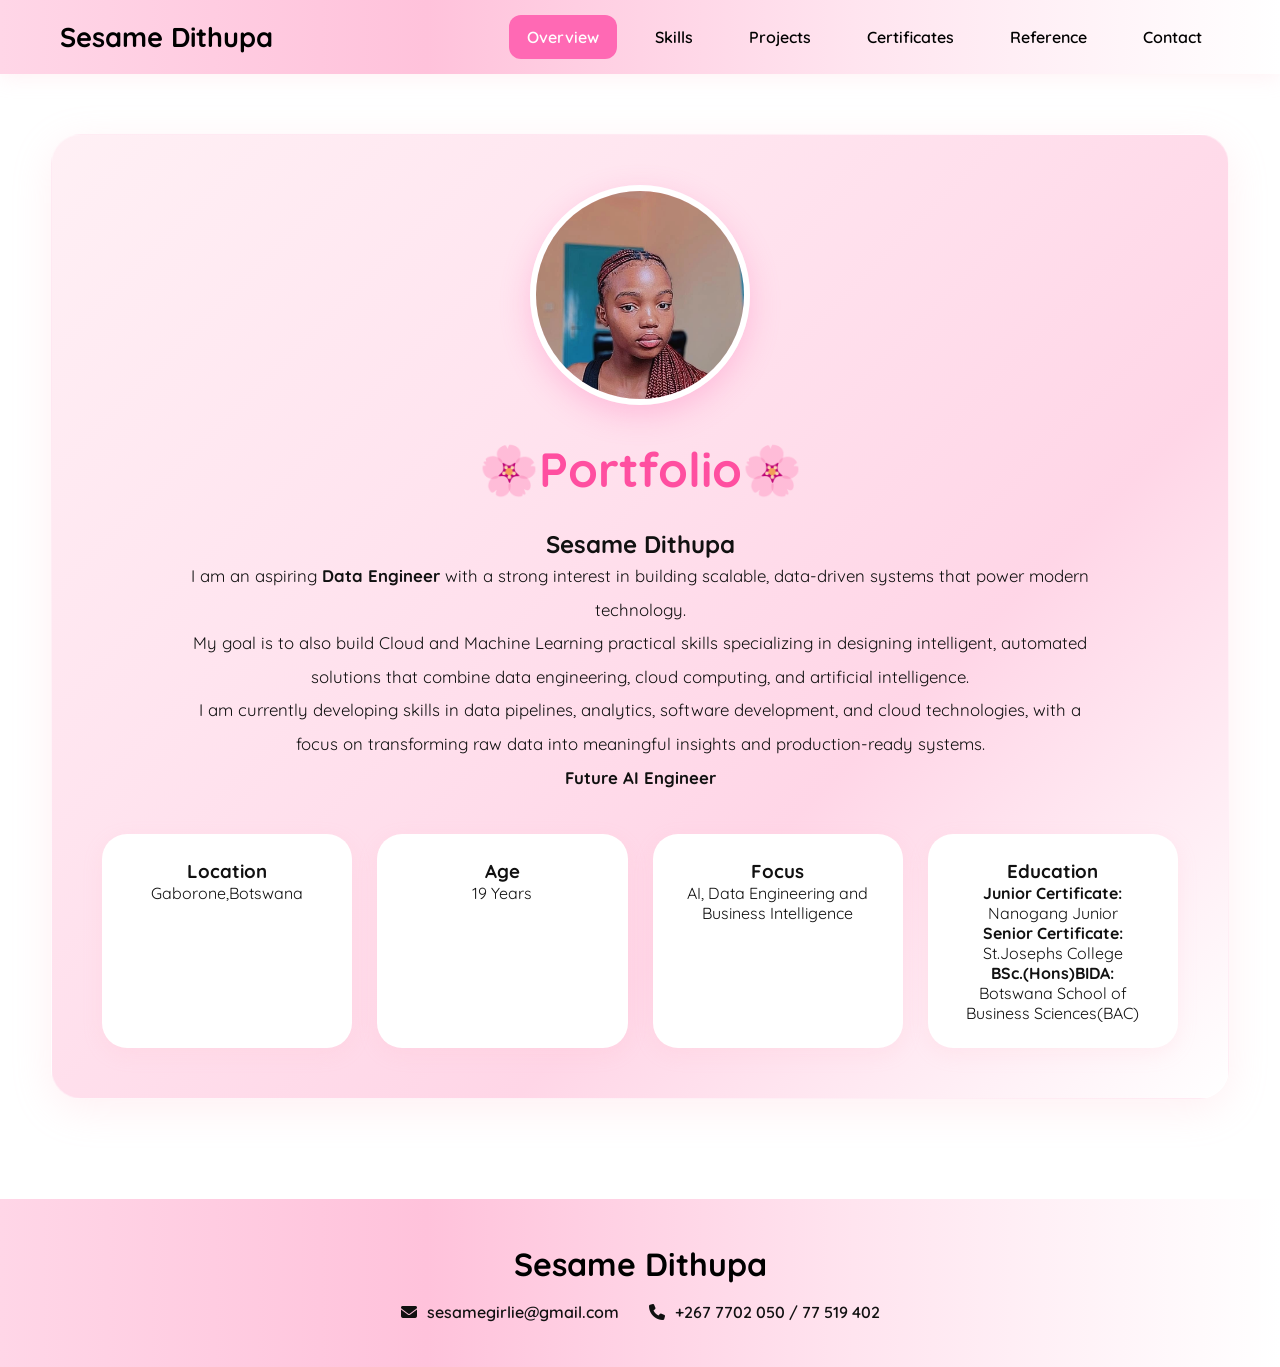
<file: index.html>
<!DOCTYPE html>
<html lang="en">
<head>

<meta charset="UTF-8">
<meta name="viewport" content="width=device-width, initial-scale=1.0">

<title>Portfolio- Sesame Dithupa</title>

<link rel="stylesheet" href="style.css">

<link rel="stylesheet"
href="https://cdnjs.cloudflare.com/ajax/libs/font-awesome/6.5.2/css/all.min.css">

</head>

<body>

<!-- NAV -->

<nav class="navbar">

<div class="logo">
    <h2>Sesame Dithupa</h2>
</div>

<ul class="nav-links">

    <li><a href="index.html" class="active">Overview</a></li>
    <li><a href="skills.html">Skills</a></li>
    <li><a href="projects.html">Projects</a></li>
    <li><a href="certificates.html">Certificates</a></li>
    <li><a href="reference.html">Reference</a></li>
    <li><a href="contact.html">Contact</a></li>

</ul>

</nav>

<!-- CONTENT -->

<section class="page-container">

<div class="glass page-box">

    <img src="profile.jpg" class="profile-image">

    <h1 class="page-title">🌸Portfolio🌸</h1>

    <h2>Sesame Dithupa</h2>

    <p class="description">
       I am an aspiring <strong>Data Engineer</strong> with a strong interest in building scalable, data-driven systems that power modern technology.<br> My goal is to also build Cloud and Machine Learning practical skills specializing in designing intelligent, automated solutions that combine data engineering, cloud computing, and artificial intelligence.<br>I am currently developing skills in data pipelines, analytics, software development, and cloud technologies, with a focus on transforming raw data into meaningful insights and production-ready systems.
       <br> <strong >Future AI Engineer</strong>
    </p>

    <br><br>

    <div class="skills-grid">

        <div class="skill-card"><h3>Location</h3><p>Gaborone,Botswana</p></div>
        <div class="skill-card"><h3>Age</h3><p>19 Years</p></div>
        <div class="skill-card"><h3>Focus</h3><p>AI, Data Engineering and Business Intelligence</p></div>
         <div class="skill-card"><h3>Education</h3><p><strong> Junior Certificate: </strong>Nanogang Junior<br><strong>Senior Certificate:</strong><br>St.Josephs College<br><strong>BSc.(Hons)BIDA: </strong><br>Botswana School of Business Sciences(BAC)</p></div>

    </div>

</div>

</section>

<!-- FOOTER -->

<footer class="footer">

<h2> Sesame Dithupa</h2>

<div class="footer-info">

<p><i class="fas fa-envelope"></i> sesamegirlie@gmail.com</p>
<p><i class="fas fa-phone"></i> +267 7702 050 / 77 519 402</p>

  
</div>

</footer>

<script src="script.js"></script>

</body>
</html>
</file>
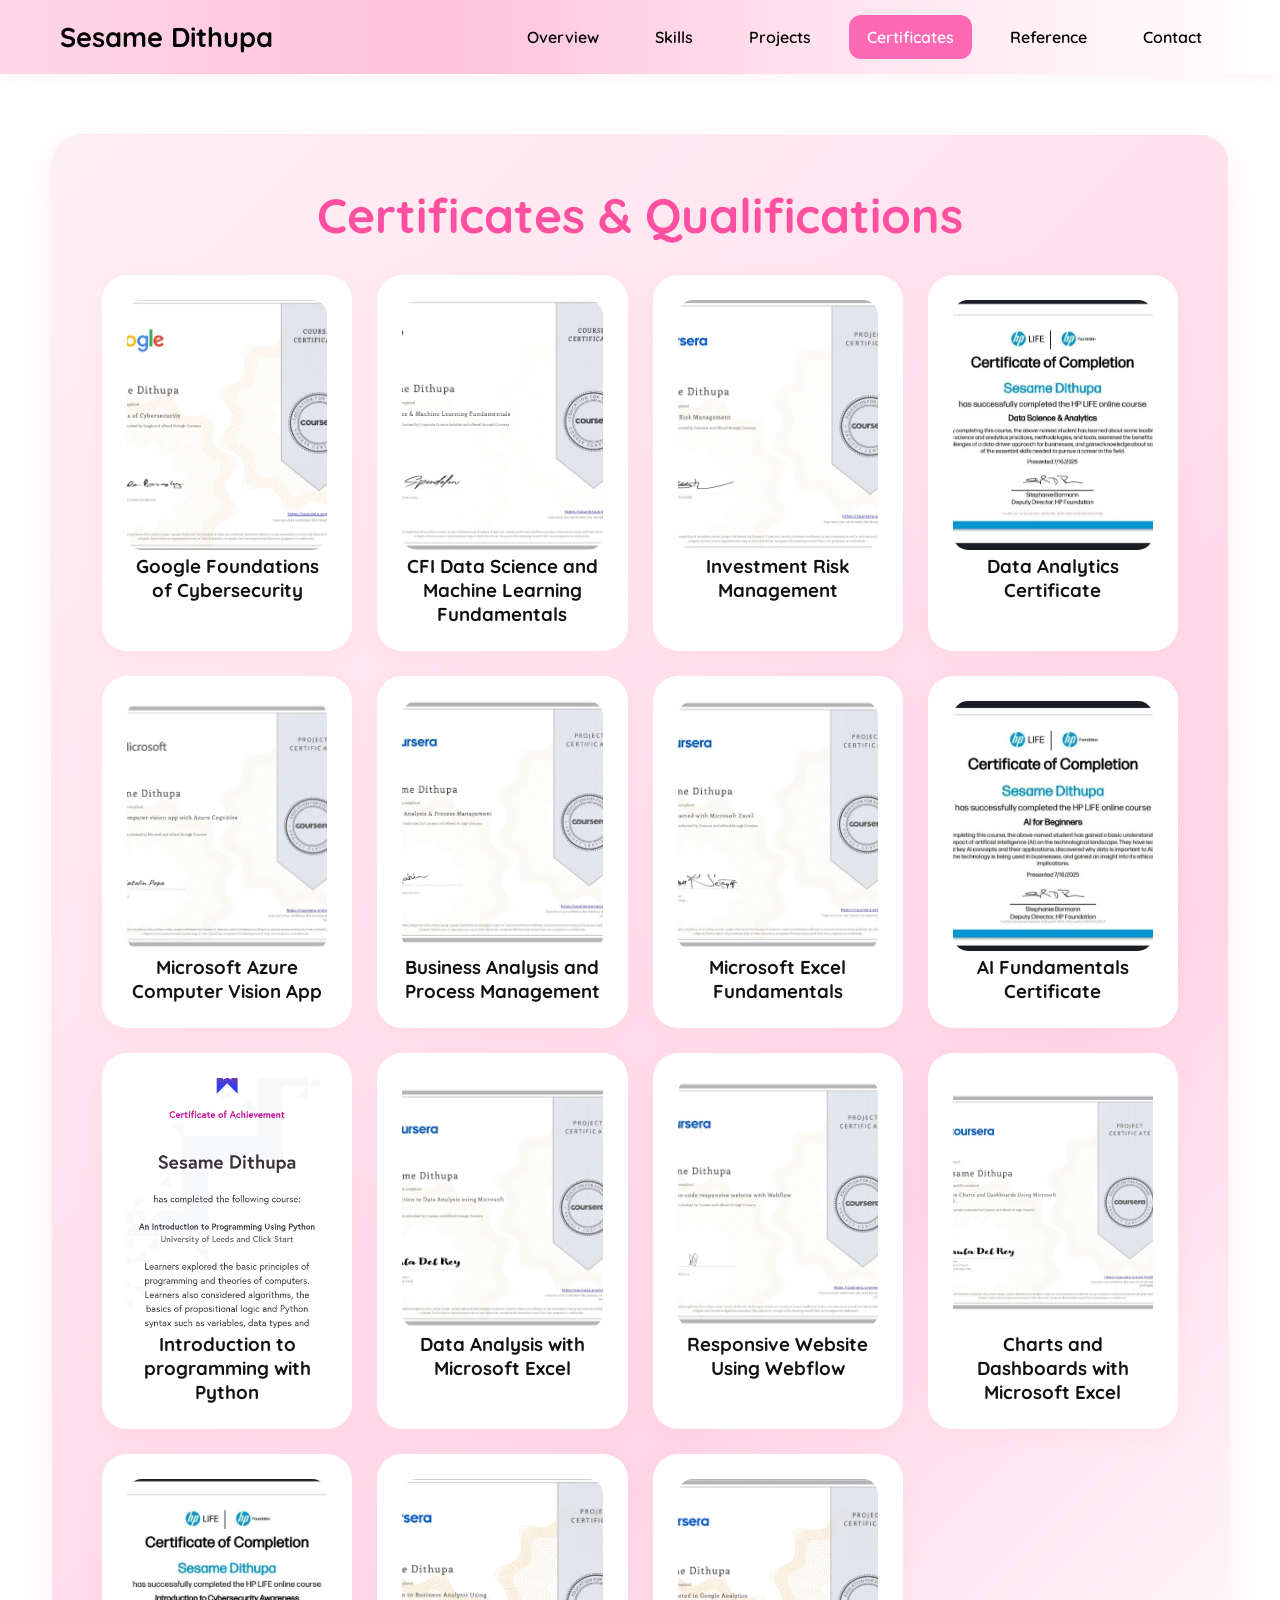
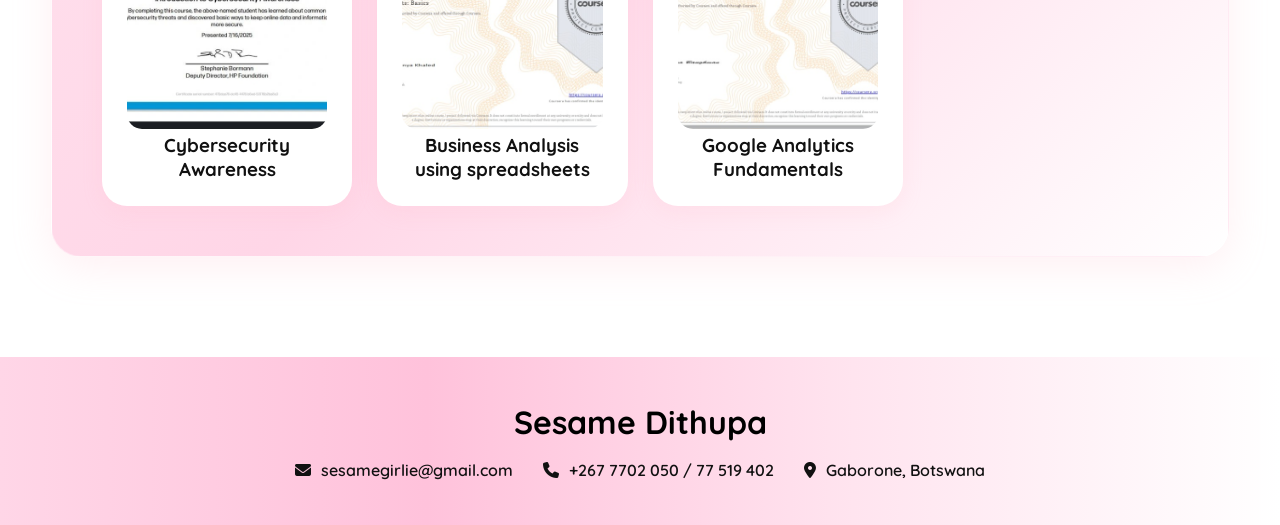
<file: certificates.html>
<!DOCTYPE html>
<html lang="en">
<head>

    <meta charset="UTF-8">
    <meta name="viewport" content="width=device-width, initial-scale=1.0">

    <title>Curriculum Vitae - Sesame Dithupa</title>

    <link rel="stylesheet" href="style.css">

    <link rel="stylesheet"
    href="https://cdnjs.cloudflare.com/ajax/libs/font-awesome/6.5.2/css/all.min.css">

</head>

<body>

<nav class="navbar">

    <div class="logo">
        <h2>Sesame Dithupa</h2>
    </div>

    <ul class="nav-links">

        <li><a href="index.html">Overview</a></li>
        <li><a href="skills.html">Skills</a></li>
        <li><a href="projects.html">Projects</a></li>
        <li><a href="certificates.html" class="active">Certificates</a></li>
        <li><a href="reference.html">Reference</a></li>
        <li><a href="contact.html">Contact</a></li>

    </ul>

</nav>

<section class="page-container">

    <div class="glass page-box">

        <h1 class="page-title">
            Certificates & Qualifications
        </h1>

        <div class="certificate-grid">
            <div class="certificate-card">

                <img src="cert16.jpg" alt="Certificate">

                <h3>
                    Google Foundations of Cybersecurity 
                </h3>

            </div>
            <div class="certificate-card">

                <img src="cert15.jpg" alt="Certificate">

                <h3>
                    CFI Data Science and Machine Learning Fundamentals 
                </h3>

            </div>
            <div class="certificate-card">

                <img src="cert14.jpg" alt="Certificate">

                <h3>
                    Investment Risk Management 
                </h3>

            </div>

            <div class="certificate-card">

                <img src="cert1.jpg" alt="Certificate">

                <h3>
                    Data Analytics Certificate
                </h3>

            </div>
            <div class="certificate-card">

                <img src="cert10.jpg" alt="Certificate">

                <h3>
                    Microsoft Azure Computer Vision App 
                </h3>

            </div>

            <div class="certificate-card">

                <img src="cert2.jpg" alt="Certificate ">
                    <h3>
                Business Analysis and Process Management
                </h3>

            </div>
            <div class="certificate-card">

                <img src="cert8.jpg" alt="Certificate">

                <h3>
                    Microsoft Excel Fundamentals 
                </h3>

            </div>

            <div class="certificate-card">

                <img src="cert3.jpg" alt="Certificate">

                <h3>
                    AI Fundamentals Certificate
                </h3>

            </div>

            <div class="certificate-card">

                <img src="cert4.jpg">
                    <h3>
                Introduction to programming with Python
                </h3>

            </div>
             <div class="certificate-card">

                <img src="cert5.jpg" alt="Certificate">

                <h3>
                    Data Analysis with Microsoft Excel
                </h3>

            </div>
            <div class="certificate-card">

                <img src="cert9.jpg" alt="Certificate">

                <h3>
                    Responsive Website Using Webflow
                </h3>

            </div>

            <div class="certificate-card">

                <img src="cert6.jpg" alt="Certificate">

                <h3>
                    Charts and Dashboards with Microsoft Excel 
                </h3>

            </div>

            <div class="certificate-card">

                <img src="cert7.jpg" alt="Certificate">

                <h3>
                    Cybersecurity Awareness 
                </h3>

            </div>
            <div class="certificate-card">

                <img src="cert11.jpg" alt="Certificate">

                <h3>
                   Business Analysis using spreadsheets 
                </h3>

            </div>
            <div class="certificate-card">

                <img src="cert12.jpg" alt="Certificate">

                <h3>
                    Google Analytics Fundamentals 
                </h3>

            </div>


    </div>

</section>

<footer class="footer">

    <h2>
        Sesame Dithupa
    </h2>

    <div class="footer-info">

        <p>
            <i class="fas fa-envelope"></i>
            sesamegirlie@gmail.com
        </p>

        <p>
            <i class="fas fa-phone"></i>
            +267 7702 050 / 77 519 402 
        </p>

        <p>
            <i class="fas fa-location-dot"></i>
            Gaborone, Botswana
        </p>

     
    </div>

</footer>

<script src="script.js"></script>

</body>
</html>
</file>
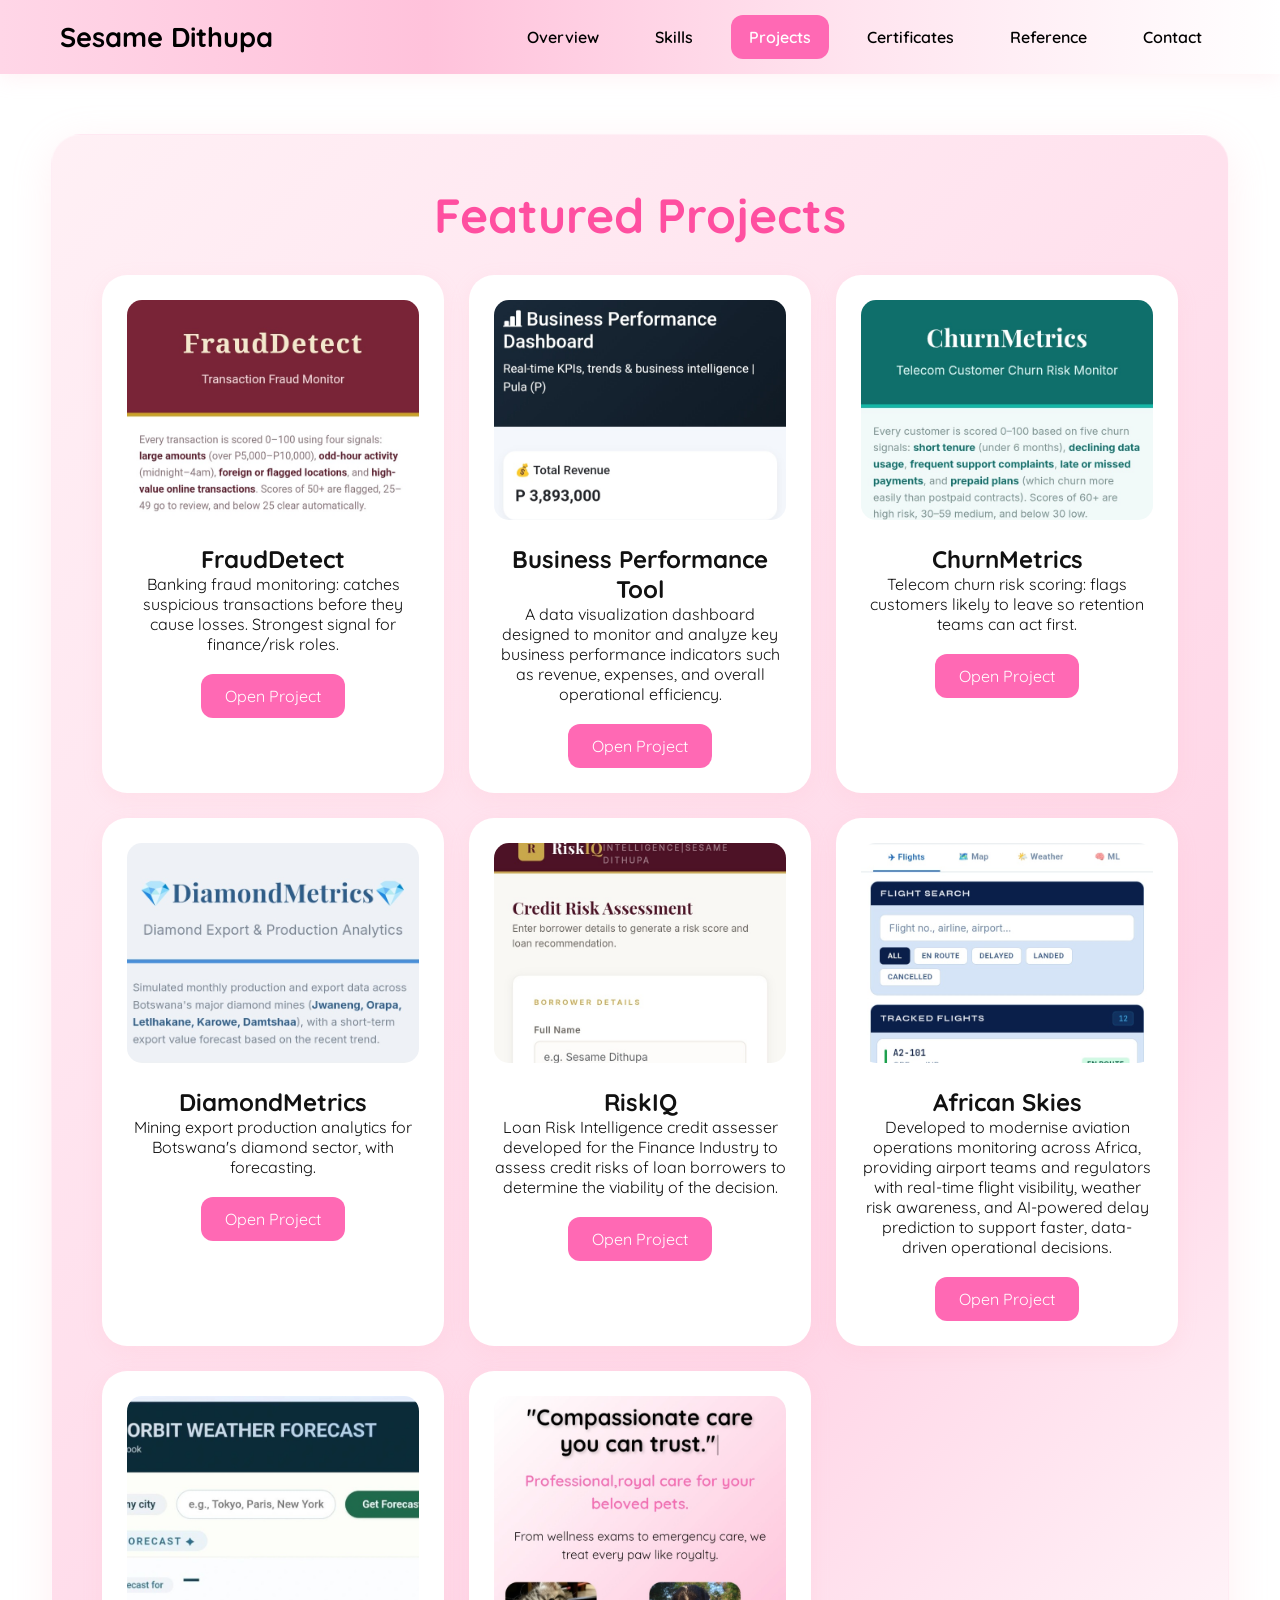
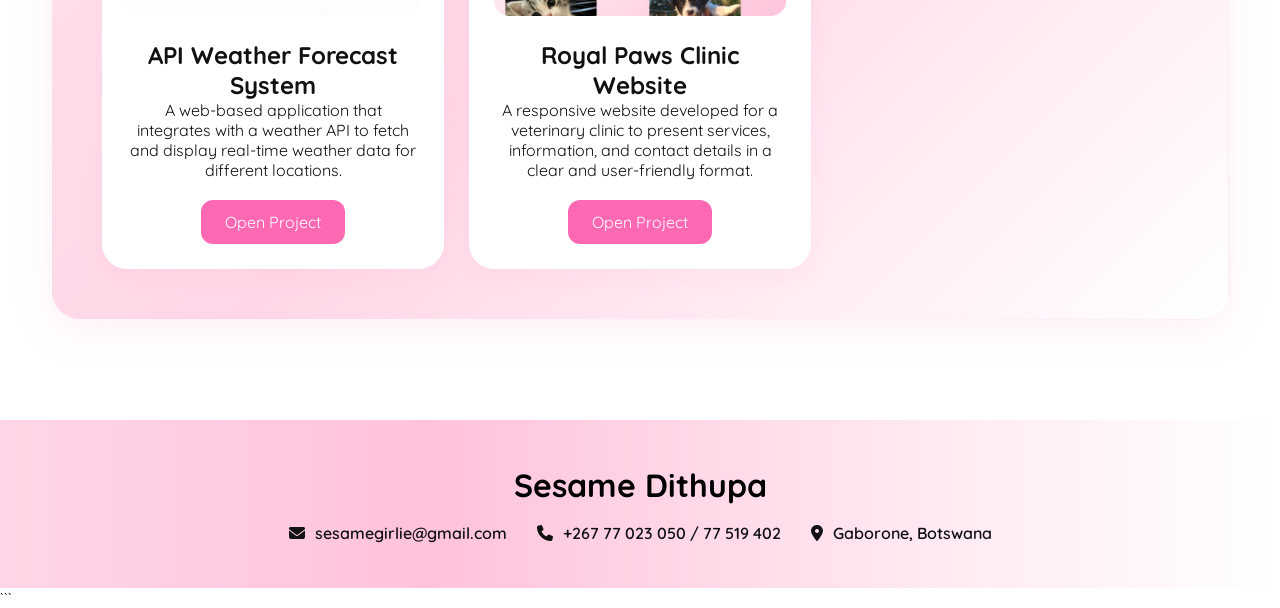
<file: projects.html>
<!DOCTYPE html>
<html lang="en">
<head>

    <meta charset="UTF-8">
    <meta name="viewport" content="width=device-width, initial-scale=1.0">

    <title>Portfolio - Sesame Dithupa</title>

    <link rel="stylesheet" href="style.css">

    <link rel="stylesheet"
    href="https://cdnjs.cloudflare.com/ajax/libs/font-awesome/6.5.2/css/all.min.css">

</head>

<body>

<!-- NAVIGATION -->

<nav class="navbar">

    <div class="logo">
        <h2>Sesame Dithupa</h2>
    </div>

    <ul class="nav-links">

        <li><a href="index.html">Overview</a></li>
        <li><a href="skills.html">Skills</a></li>
        <li><a href="projects.html" class="active">Projects</a></li>
        <li><a href="certificates.html">Certificates</a></li>
        <li><a href="reference.html">Reference</a></li>
        <li><a href="contact.html">Contact</a></li>

    </ul>

</nav>

<!-- PROJECTS -->

<section class="page-container">

    <div class="glass page-box">

        <h1 class="page-title">
            Featured Projects
        </h1>
        <div class="projects-grid">
            <div class="project-card">

                <img src="proj12.jpg" alt="Project">

                <div class="project-content">

                    <h2>
                    FraudDetect
                    </h2>

                    <p>
                     Banking fraud monitoring: catches suspicious transactions before they cause losses. Strongest signal for finance/risk roles.
                    </p>
 <a href="https://sesame-alpha.github.io/FraudDetect/"target="_blank" class="project-btn">
    Open Project
</a>
                </div>

            </div>
                    <div class="project-card">

                <img src="project8.jpg" alt="Project">

                <div class="project-content">

                    <h2>
                       Business Performance Tool
                    </h2>

                    <p>
                     A data visualization dashboard designed to monitor and analyze key business performance indicators such as revenue, expenses, and overall operational efficiency. 
                    </p>
 <a href="https://sesame-alpha.github.io/Business-Performance-Tool/" target="_blank" class="project-btn">
    Open Project
</a>
                </div>

            </div>
            <div class="project-card">

                <img src="proj13.jpg" alt="Project">

                <div class="project-content">

                    <h2>
                       ChurnMetrics
                    </h2>

                    <p>
                     Telecom churn risk scoring: flags customers likely to leave so retention teams can act first.
                    </p>
                    <a href="https://sesame-alpha.github.io/ChurnMetrics/" target="_blank" class="project-btn">
    Open Project
</a>
                </div>

            </div>
            <div class="project-card">

                <img src="proj11.jpg" alt="Project">

                <div class="project-content">

                    <h2>
                       DiamondMetrics
                    </h2>

                    <p>
                     Mining export production analytics for Botswana's diamond sector, with forecasting. 
                    </p>
                    <a href="https://sesame-alpha.github.io/DiamondMetrics/" target="_blank" class="project-btn">
    Open Project
</a>
                </div>

            </div>

            <div class="project-card">

                <img src="proj10.jpg" alt="Project">

                <div class="project-content">

                    <h2>
                       RiskIQ
                    </h2>

                    <p>
                     Loan Risk Intelligence credit assesser developed for the Finance Industry to assess credit risks of loan borrowers to determine the viability of the decision.
                    

                    </p>
 <a href="https://sesame-alpha.github.io/RiskIQ/" target="_blank" class="project-btn">
    Open Project
</a>
                </div>

            </div>
        
<div class="project-card">

                <img src="proj7.jpg" alt="Project">

                <div class="project-content">

                    <h2>
                       African Skies
                    </h2>

                    <p>
                     Developed to modernise aviation operations monitoring across Africa, providing airport teams and regulators with real-time flight visibility, weather risk awareness, and AI-powered delay prediction to support faster, data-driven operational decisions.

                    </p>
 <a href="https://sesame-alpha.github.io/African-Skies/" target="_blank" class="project-btn">
    Open Project
</a>
                </div>

</div>
        
            
        

            <div class="project-card">

                <img src="project2.jpg" alt="Project">

                <div class="project-content">

                    <h2>
                    API Weather Forecast System
                    </h2>

                    <p>
A web-based application that integrates with a weather API to fetch and display real-time weather data for different locations.
                    </p>
                    <a href="https://sesame-alpha.github.io/Website-with-API/" target="_blank" class="project-btn">
    Open Project
</a>

                </div>

            </div>

            

            <div class="project-card">

                <img src="project9.jpg" alt="Project">

                <div class="project-content">

                    <h2>
                      Royal Paws Clinic Website
                    </h2>

                    <p>
                       A responsive website developed for a veterinary clinic to present services, information, and contact details in a clear and user-friendly format. 
                    </p>
                     <a href="https://sesame-alpha.github.io/BIDA25-018-WMD-Assignment-/" target="_blank" class="project-btn">
    Open Project
</a>
                </div>

            </div>


        </div>

    </div>

</section>

<!-- FOOTER -->

<footer class="footer">

    <h2>
     Sesame Dithupa
    </h2>

    <div class="footer-info">

        <p>
            <i class="fas fa-envelope"></i>
            sesamegirlie@gmail.com
        </p>

        <p>
            <i class="fas fa-phone"></i>
            +267 77 023 050 / 77 519 402
        </p>

        <p>
            <i class="fas fa-location-dot"></i>
            Gaborone, Botswana
        </p>
  

    </div>

</footer>

<script src="script.js"></script>

</body>
</html>
```
</file>
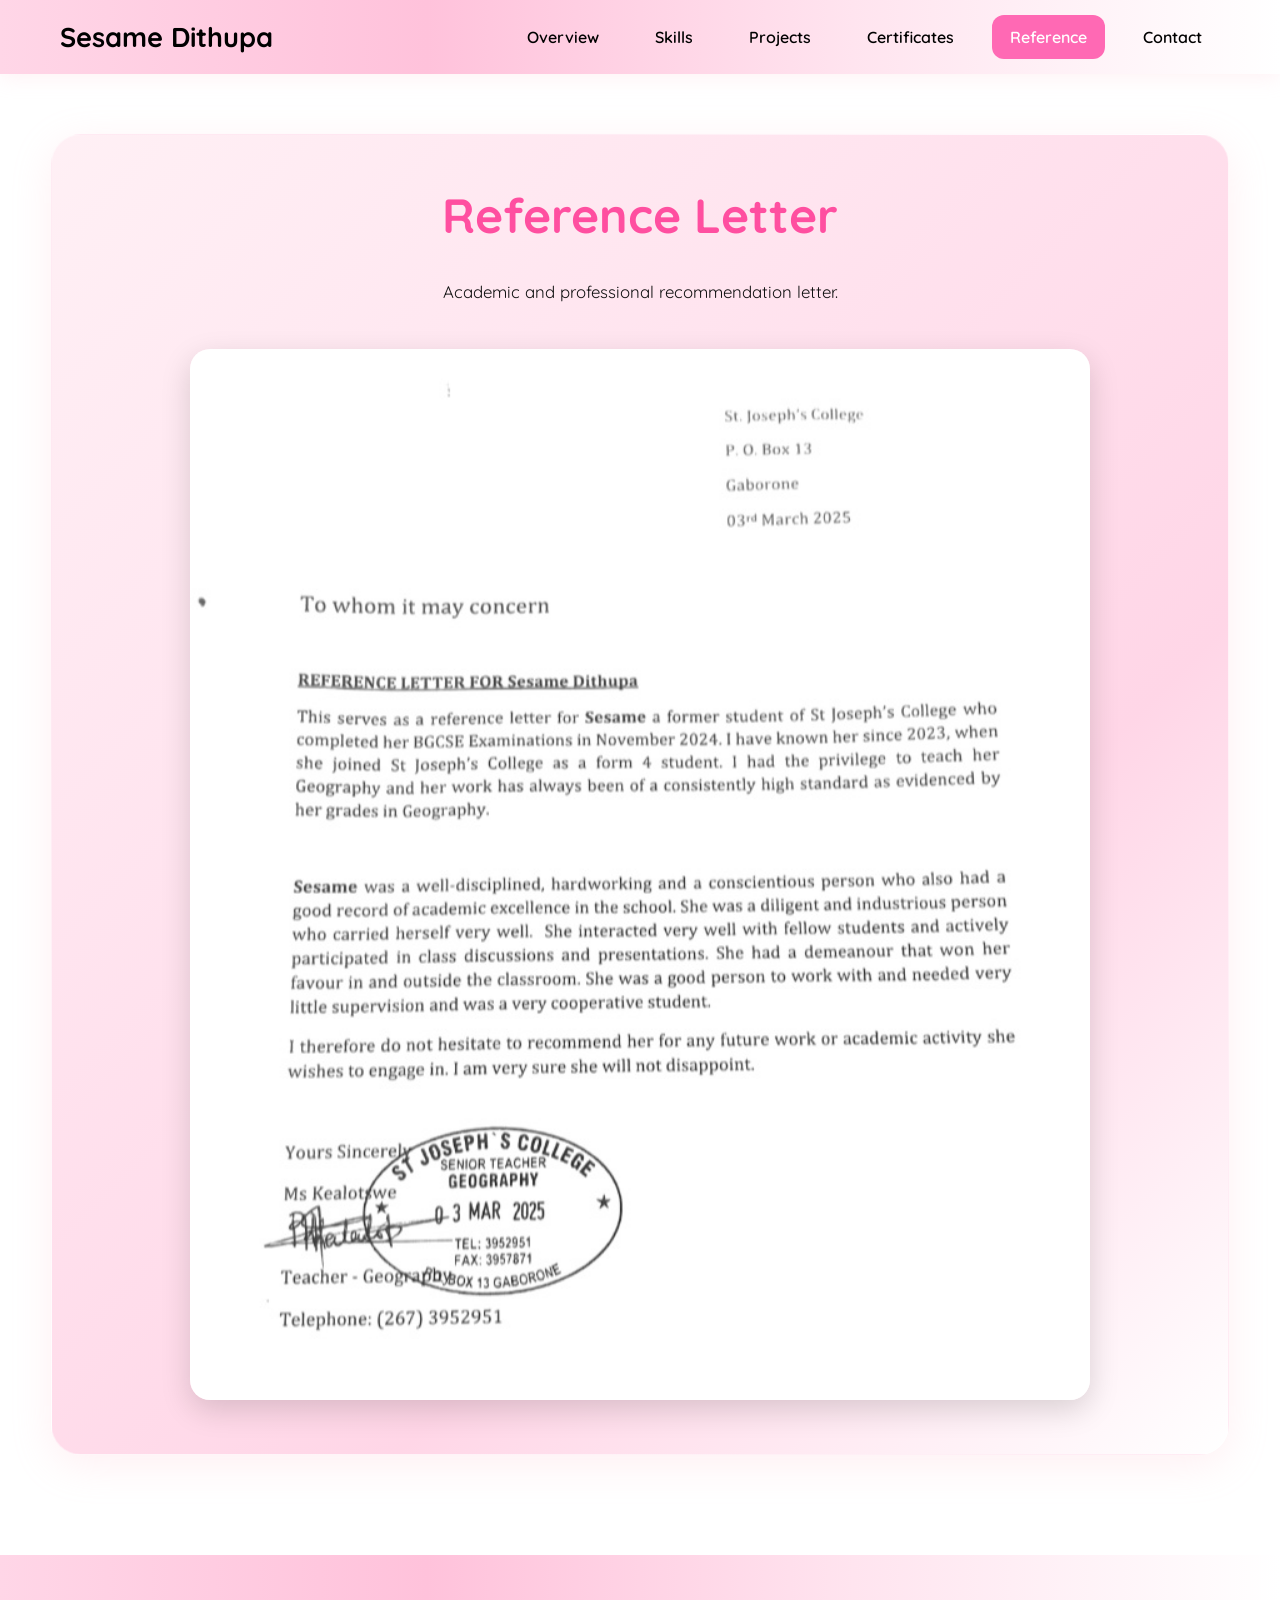
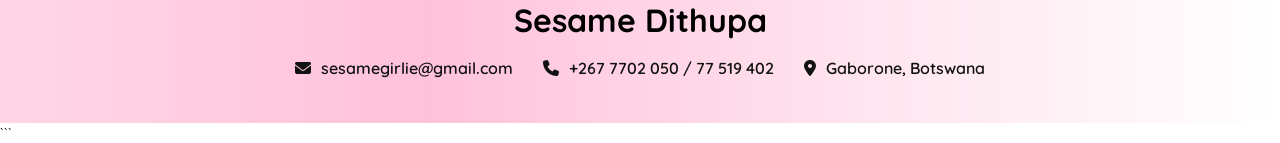
<file: reference.html>
<!DOCTYPE html>
<html lang="en">
<head>

    <meta charset="UTF-8">
    <meta name="viewport" content="width=device-width, initial-scale=1.0">

    <title>Curriculum Vitae - Sesame Dithupa</title>

    <link rel="stylesheet" href="style.css">

    <link rel="stylesheet"
    href="https://cdnjs.cloudflare.com/ajax/libs/font-awesome/6.5.2/css/all.min.css">

</head>

<body>

<nav class="navbar">

    <div class="logo">
        <h2>Sesame Dithupa</h2>
    </div>

    <ul class="nav-links">

        <li><a href="index.html">Overview</a></li>
        <li><a href="skills.html">Skills</a></li>
        <li><a href="projects.html">Projects</a></li>
        <li><a href="certificates.html">Certificates</a></li>
        <li><a href="reference.html" class="active">Reference</a></li>
        <li><a href="contact.html">Contact</a></li>

    </ul>

</nav>

<section class="page-container">

    <div class="glass page-box">

        <h1 class="page-title">
            Reference Letter
        </h1>

        <p class="description">

            Academic and professional recommendation letter.

        </p>

        <br><br>

        <div class="reference-image-container">

            <img
            src="reference-letter.jpg"
            alt="Reference Letter"
            class="reference-image">

        </div>

    </div>

</section>

<footer class="footer">

    <h2>
         Sesame Dithupa
    </h2>

    <div class="footer-info">

        <p>
            <i class="fas fa-envelope"></i>
            sesamegirlie@gmail.com
        </p>

        <p>
            <i class="fas fa-phone"></i>
            +267 7702 050 / 77 519 402 
        </p>

        <p>
            <i class="fas fa-location-dot"></i>
            Gaborone, Botswana
        </p>

        
    </div>

</footer>

<script src="script.js"></script>

</body>
</html>
```
</file>
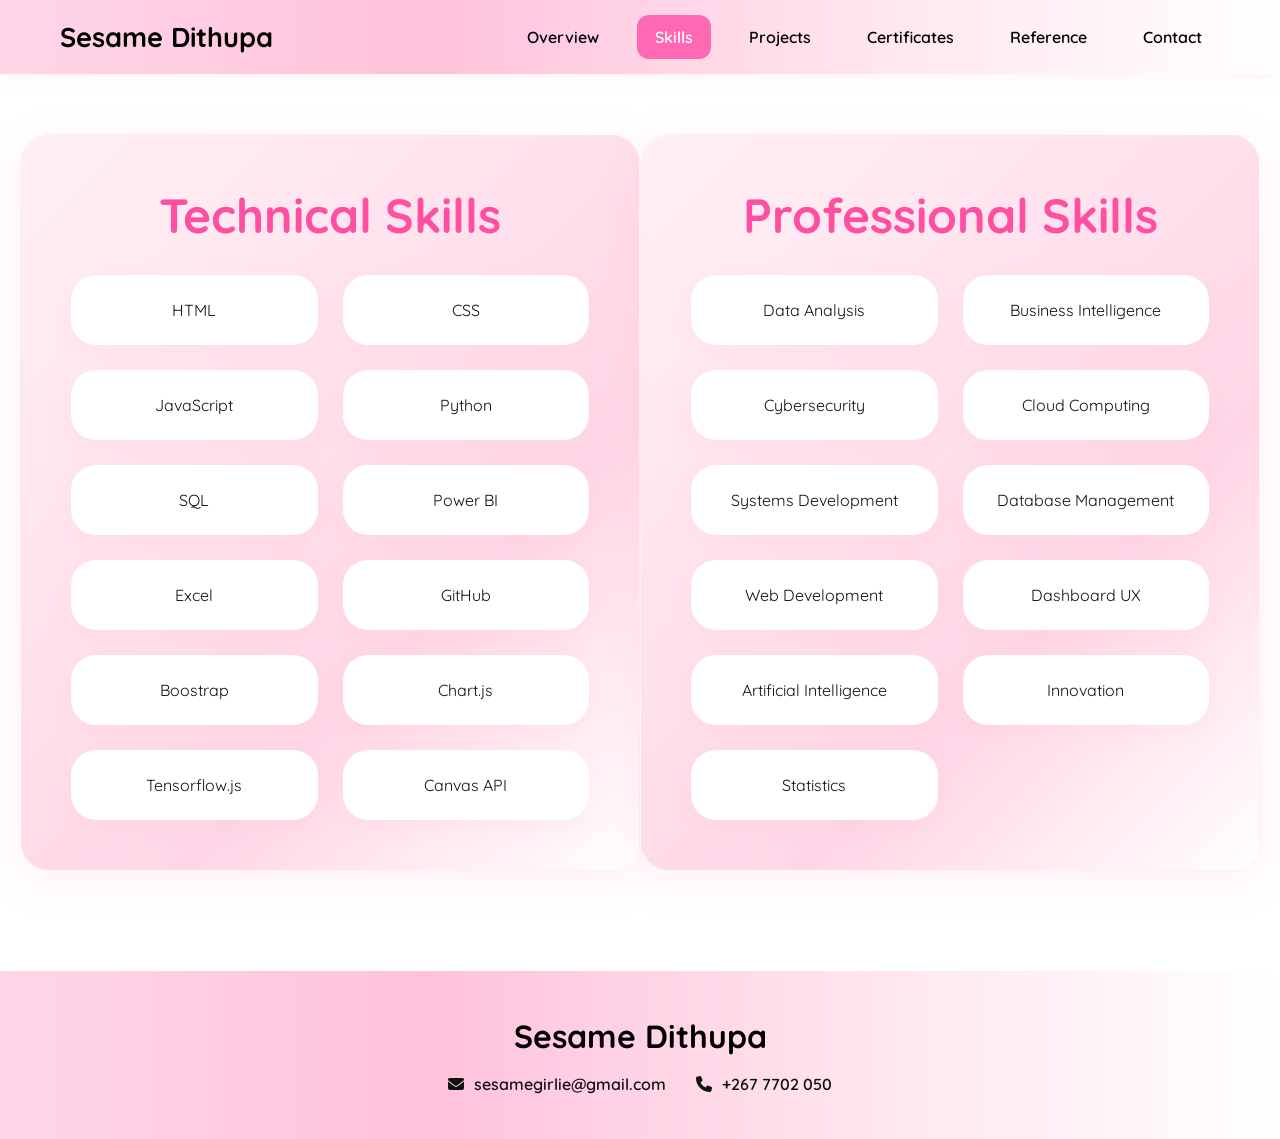
<file: skills.html>
<!DOCTYPE html>
<html lang="en">
<head>

<meta charset="UTF-8">
<meta name="viewport" content="width=device-width, initial-scale=1.0">

<title>Curriculum Vitae - Sesame Dithupa</title>

<link rel="stylesheet" href="style.css">

<link rel="stylesheet"
href="https://cdnjs.cloudflare.com/ajax/libs/font-awesome/6.5.2/css/all.min.css">

</head>

<body>

<nav class="navbar">

<div class="logo">
    <h2>Sesame Dithupa</h2>
</div>

<ul class="nav-links">

<li><a href="index.html">Overview</a></li>
<li><a href="skills.html" class="active">Skills</a></li>
<li><a href="projects.html">Projects</a></li>
<li><a href="certificates.html">Certificates</a></li>
<li><a href="reference.html">Reference</a></li>
<li><a href="contact.html">Contact</a></li>

</ul>

</nav>

<section class="page-container">

<div class="glass page-box">

<h1 class="page-title">Technical Skills</h1>

<div class="skills-grid">

<div class="skill-card">HTML</div>
<div class="skill-card">CSS</div>
<div class="skill-card">JavaScript</div>
<div class="skill-card">Python</div>
<div class="skill-card">SQL</div>
<div class="skill-card">Power BI</div>
<div class="skill-card">Excel</div>
<div class="skill-card">GitHub</div>
    <div class="skill-card">Boostrap</div>
    <div class="skill-card">Chart.js</div>
<div class="skill-card">Tensorflow.js</div>
    <div class="skill-card">Canvas API</div>
</div> 
</div>
    
    <div class="glass page-box">

<h1 class="page-title">Professional Skills</h1>

<div class="skills-grid">
<div class="skill-card">Data Analysis</div>
<div class="skill-card">Business Intelligence</div>
<div class="skill-card">Cybersecurity</div>
<div class="skill-card">Cloud Computing</div>
    <div class="skill-card">Systems Development</div>
    <div class="skill-card">Database Management</div>
<div class="skill-card">Web Development</div>
<div class="skill-card">Dashboard UX</div>
<div class="skill-card">Artificial Intelligence</div>
<div class="skill-card">Innovation</div>
<div class="skill-card">Statistics</div>

</div>

</div>

</section>

<footer class="footer">

<h2>Sesame Dithupa</h2>

<div class="footer-info">

<p><i class="fas fa-envelope"></i> sesamegirlie@gmail.com</p>
<p><i class="fas fa-phone"></i> +267 7702 050</p>

  

</div>

</footer>

<script src="script.js"></script>

</body>
</html>
</file>
<file: style.css>
/* GOOGLE FONT */

@import url('https://fonts.googleapis.com/css2?family=Quicksand:wght@300;400;500;600;700&display=swap');

*{
    margin:0;
    padding:0;
    box-sizing:border-box;
    scroll-behavior:smooth;

    font-family:'Quicksand',sans-serif;
}

body{

    background:white;

    overflow-x:hidden;
    color:#111;
}

/* NAVBAR */

.navbar{

    width:100%;

    padding:20px 60px;

    display:flex;
    justify-content:space-between;
    align-items:center;

    position:sticky;
    top:0;
    z-index:1000;

    background:
    linear-gradient(
        to right,
        #ffd6e7,
        #ffc2db,
        #ffe4ef,
        #ffffff
    );

    backdrop-filter:blur(10px);

    box-shadow:
    0 4px 20px rgba(255,192,203,0.2);
}

.logo h2{

    color:black;
    font-weight:700;
    font-size:1.7rem;
}

/* NAVIGATION LINKS */

.nav-links{

    display:flex;
    gap:20px;

    list-style:none;
}

.nav-links a{

    text-decoration:none;

    color:black;

    font-weight:600;

    padding:12px 18px;

    border-radius:12px;

    transition:0.4s;
}

.nav-links a:hover,
.nav-links .active{

    background:#ff69b4;

    color:white;

    transform:
    translateY(-4px)
    scale(1.03);
}

/* PAGE CONTAINER */

.page-container{

    width:100%;

    padding:60px 20px;

    display:flex;
    justify-content:center;
    align-items:center;
}

/* GLASS CONTAINER */

.glass{

    background:
    linear-gradient(
        135deg,
        #fff0f5,
        #ffe4ef,
        #ffd6e7,
        #ffffff
    );

    border-radius:30px;

    border:
    1px solid rgba(255,255,255,0.4);

    box-shadow:
    0 10px 40px rgba(255,182,193,0.2);

    transition:0.5s;
}

.glass:hover{

    transform:
    translateY(-8px)
    scale(1.01);
}

/* MAIN BOX */

.page-box{

    width:95%;
    max-width:1400px;

    padding:50px;

    text-align:center;
}

/* PROFILE IMAGE */

.profile-image{

    width:220px;
    height:220px;

    border-radius:50%;

    object-fit:cover;

    border:6px solid white;

    box-shadow:
    0 10px 30px rgba(255,105,180,0.3);

    margin-bottom:30px;

    transition:0.5s;
}

.profile-image:hover{

    transform:
    scale(1.06)
    rotate(3deg);
}

/* TITLES */

.page-title{

    font-size:3rem;

    color:#ff4fa0;

    margin-bottom:30px;

    font-weight:700;
}

.description{

    line-height:2;

    font-size:1.05rem;

    max-width:900px;

    margin:auto;
}

/* GRID */

.skills-grid,
.projects-grid,
.certificate-grid{

    display:grid;

    gap:25px;
}

.skills-grid{

    grid-template-columns:
    repeat(auto-fit,minmax(200px,1fr));
}

.projects-grid{

    grid-template-columns:
    repeat(auto-fit,minmax(320px,1fr));
}

.certificate-grid{

    grid-template-columns:
    repeat(auto-fit,minmax(250px,1fr));
}

/* CARDS */

.skill-card,
.project-card,
.certificate-card,
.contact-card{

    background:white;

    border-radius:25px;

    padding:25px;

    transition:0.5s;

    box-shadow:
    0 6px 20px rgba(255,182,193,0.15);
}

.skill-card:hover,
.project-card:hover,
.certificate-card:hover,
.contact-card:hover{

    transform:
    translateY(-12px)
    scale(1.03);

    box-shadow:
    0 15px 35px rgba(255,105,180,0.25);
}

/* PROJECTS */

.project-card{

    overflow:hidden;
}

.project-card img{

    width:100%;
    height:220px;

    object-fit:cover;

    border-radius:15px;
}

.project-content{

    padding-top:20px;
}

.project-btn{

    display:inline-block;

    margin-top:20px;

    padding:12px 24px;

    background:#ff69b4;

    color:white;

    text-decoration:none;

    border-radius:12px;

    transition:0.4s;
}

.project-btn:hover{

    background:black;
}

/* CERTIFICATES */

.certificate-card img{

    width:100%;
    height:250px;

    object-fit:cover;

    border-radius:15px;

    transition:0.5s;
}

.certificate-card:hover img{

    transform:scale(1.1);
}

/* REFERENCE IMAGE */

.reference-image{

    width:100%;
    max-width:900px;

    border-radius:20px;

    box-shadow:
    0 10px 30px rgba(0,0,0,0.15);

    transition:0.5s;
}

.reference-image:hover{

    transform:scale(1.02);
}

/* CONTACT */

.contact-main-container{

    display:grid;

    grid-template-columns:1fr 1fr;

    gap:40px;
}

.contact-form{

    display:flex;
    flex-direction:column;
    gap:20px;
}

.contact-form input,
.contact-form textarea{

    width:100%;

    padding:18px;

    border:none;

    border-radius:15px;

    background:white;

    font-size:1rem;

    outline:none;

    box-shadow:
    0 4px 10px rgba(255,182,193,0.1);
}

.submit-btn{

    padding:18px;

    border:none;

    border-radius:15px;

    background:#ff69b4;

    color:white;

    font-size:1rem;

    cursor:pointer;

    transition:0.4s;
}

.submit-btn:hover{

    background:black;

    transform:translateY(-5px);
}

/* CONTACT CARDS */

.contact-card i{

    font-size:2rem;

    color:#ff69b4;

    margin-bottom:15px;
}

.contact-card a{

    color:#ff4fa0;

    text-decoration:none;

    font-weight:600;
}

.contact-card a:hover{

    text-decoration:underline;
}

/* FOOTER */

.footer{

    width:100%;

    padding:45px 20px;

    background:
    linear-gradient(
        to right,
        #ffd6e7,
        #ffc2db,
        #ffe4ef,
        #ffffff
    );

    display:flex;
    flex-direction:column;

    justify-content:center;
    align-items:center;

    text-align:center;

    gap:18px;

    margin-top:40px;
}

.footer h2{

    color:black;

    font-size:2rem;

    font-weight:700;
}

.footer-info{

    display:flex;

    gap:30px;

    flex-wrap:wrap;

    justify-content:center;
    align-items:center;
}

.footer-info p{

    font-size:1rem;

    display:flex;
    align-items:center;

    gap:10px;

    font-weight:600;
}

/* RESPONSIVE */

@media(max-width:950px){

    .navbar{

        flex-direction:column;

        gap:20px;

        padding:25px;
    }

    .nav-links{

        flex-wrap:wrap;
        justify-content:center;
    }

    .contact-main-container{

        grid-template-columns:1fr;
    }

    .page-title{

        font-size:2rem;
    }

    .page-box{

        padding:30px;
    }
}
```
</file>
